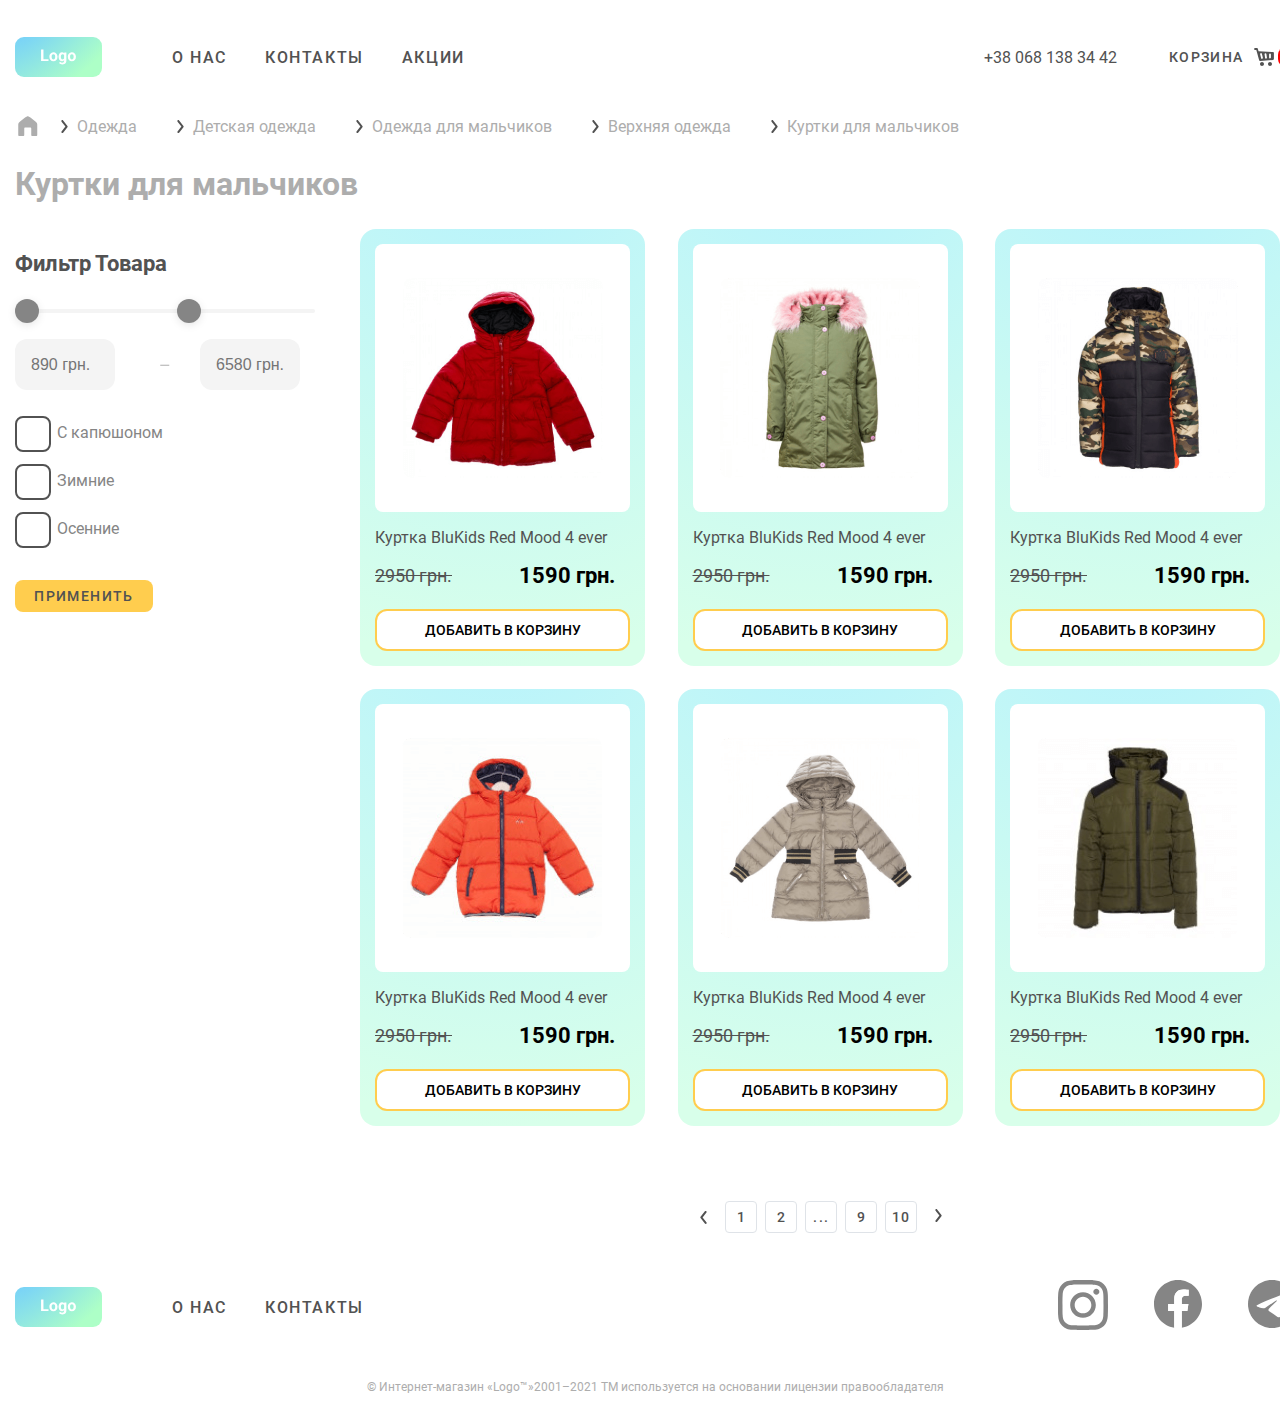
<file: catalog.html>
<!DOCTYPE html>
<html lang="ru">
<head>
	<meta charset="utf-8">
	<meta name="viewport" content="width=device-width, initial-scale=1.0">
	<!--<link rel="stylesheet" href="css/normalize.css"> (тест) !--> 
	<link href="css/style.css" rel="stylesheet">
	<link href="css/catalog.css" rel="stylesheet">
	<title>Страница товара</title>
</head>

<body>
	 <div class="wrapper">
		<header class="header">				
							<div>
								<a class="logo logo1" href="index.html"></a>
							</div>
					<ul class="box-1">
						<li><a href="#">О нас</a></li>
						<li><a href="#">Контакты</a></li>
						<li><a href="#">Акции</a></li>
					</ul>
						<p class="tel">
						<a href="tel:+380681383442">+38 068 138 34 42</a>
						</p>					
						<a class="basket" href="#"><p>корзина</p>						
						<svg width="24" height="24" viewBox="0 0 24 24" fill="none" xmlns="http://www.w3.org/2000/svg">
							<path fill-rule="evenodd" clip-rule="evenodd" d="M0.100098 3.99998C0.100098 3.50292 0.503041 3.09998 1.0001 3.09998H3.0001C3.40595 3.09998 3.7616 3.37161 3.86839 3.76317L4.51773 6.1441L19.0592 7.10192C19.5323 7.13308 19.9001 7.52588 19.9001 7.99998V14C19.9001 14.4703 19.538 14.8613 19.0691 14.8973L6.06912 15.8973C5.6387 15.9304 5.2454 15.6533 5.13181 15.2368L2.94999 7.23678L2.31268 4.89998H1.0001C0.503041 4.89998 0.100098 4.49703 0.100098 3.99998ZM7.87327 8.78172C7.75272 8.2995 7.26408 8.00632 6.78186 8.12687C6.29965 8.24743 6.00646 8.73607 6.12702 9.21828L7.12702 13.2183C7.24757 13.7005 7.73621 13.9937 8.21843 13.8731C8.70064 13.7526 8.99383 13.2639 8.87327 12.7817L7.87327 8.78172ZM11.3729 8.35902C11.8649 8.28873 12.3208 8.63064 12.3911 9.1227L12.8911 12.6227C12.9614 13.1148 12.6195 13.5706 12.1274 13.6409C11.6354 13.7112 11.1795 13.3693 11.1092 12.8773L10.6092 9.37725C10.5389 8.88519 10.8808 8.42932 11.3729 8.35902ZM16.9001 9.50002C16.9001 9.00297 16.4972 8.60002 16.0001 8.60002C15.5031 8.60002 15.1001 9.00297 15.1001 9.50002V12.5C15.1001 12.9971 15.5031 13.4 16.0001 13.4C16.4972 13.4 16.9001 12.9971 16.9001 12.5V9.50002ZM10.0002 19C10.0002 20.1046 9.10481 21 8.00024 21C6.89567 21 6.00024 20.1046 6.00024 19C6.00024 17.8955 6.89567 17 8.00024 17C9.10481 17 10.0002 17.8955 10.0002 19ZM16.0002 21C17.1048 21 18.0002 20.1046 18.0002 19C18.0002 17.8955 17.1048 17 16.0002 17C14.8956 17 14.0002 17.8955 14.0002 19C14.0002 20.1046 14.8956 21 16.0002 21Z" fill="#525252"/>
						</svg>	
						<span class="notification">3</span>
						</a>									
		</header>					
<main>
		<section class="home">
			<img class="home-button" src="img/home.svg" alt="#">	
			<img class="home-left" src="img/arrow-left.svg" alt="#">
				<p class="clothes" >Одежда</p>
					<svg class="home-left" width="7" height="14" viewBox="0 0 7 14" fill="none" xmlns="http://www.w3.org/2000/svg">
						<path fill-rule="evenodd" clip-rule="evenodd" d="M6.27959 13.7607C6.71378 13.4194 6.78907 12.7907 6.44775 12.3565L2.61003 7.47455L6.44775 2.59256C6.78907 2.15837 6.71378 1.5297 6.27959 1.18838C5.84539 0.847064 5.21672 0.922354 4.87541 1.35654L0.551877 6.85654C0.266773 7.21923 0.266773 7.72988 0.551877 8.09256L4.87541 13.5926C5.21672 14.0267 5.84539 14.102 6.27959 13.7607Z" fill="#525252"/>
					</svg>
				<p class="clothes">Детская одежда</p>
					<svg class="home-left" width="7" height="14" viewBox="0 0 7 14" fill="none" xmlns="http://www.w3.org/2000/svg">
						<path fill-rule="evenodd" clip-rule="evenodd" d="M6.27959 13.7607C6.71378 13.4194 6.78907 12.7907 6.44775 12.3565L2.61003 7.47455L6.44775 2.59256C6.78907 2.15837 6.71378 1.5297 6.27959 1.18838C5.84539 0.847064 5.21672 0.922354 4.87541 1.35654L0.551877 6.85654C0.266773 7.21923 0.266773 7.72988 0.551877 8.09256L4.87541 13.5926C5.21672 14.0267 5.84539 14.102 6.27959 13.7607Z" fill="#525252"/>
					</svg>
				<p class="clothes">Одежда для мальчиков</p>
					<svg class="home-left" width="7" height="14" viewBox="0 0 7 14" fill="none" xmlns="http://www.w3.org/2000/svg">
						<path fill-rule="evenodd" clip-rule="evenodd" d="M6.27959 13.7607C6.71378 13.4194 6.78907 12.7907 6.44775 12.3565L2.61003 7.47455L6.44775 2.59256C6.78907 2.15837 6.71378 1.5297 6.27959 1.18838C5.84539 0.847064 5.21672 0.922354 4.87541 1.35654L0.551877 6.85654C0.266773 7.21923 0.266773 7.72988 0.551877 8.09256L4.87541 13.5926C5.21672 14.0267 5.84539 14.102 6.27959 13.7607Z" fill="#525252"/>
					</svg>
				<p class="clothes">Верхняя одежда</p>
					<svg class="home-left" width="7" height="14" viewBox="0 0 7 14" fill="none" xmlns="http://www.w3.org/2000/svg">
						<path fill-rule="evenodd" clip-rule="evenodd" d="M6.27959 13.7607C6.71378 13.4194 6.78907 12.7907 6.44775 12.3565L2.61003 7.47455L6.44775 2.59256C6.78907 2.15837 6.71378 1.5297 6.27959 1.18838C5.84539 0.847064 5.21672 0.922354 4.87541 1.35654L0.551877 6.85654C0.266773 7.21923 0.266773 7.72988 0.551877 8.09256L4.87541 13.5926C5.21672 14.0267 5.84539 14.102 6.27959 13.7607Z" fill="#525252"/>
					</svg>
				<p class="clothes">Куртки для мальчиков</p>
		</section>
				<h2 class="jacket-man">Куртки для мальчиков</h2>
		<section class="filter">
			<form action="#" method="post">
				<h3 class="product-filter">Фильтр Товара</h3>
			<div class="slider-nav">
			<div class="slider-nav-line">
				<button type="button" class="slider-nav-button"></button>				
				<button type="button" class="slider-nav-button1"></button>
			</div>				
			<div class="price-text" >
				<p><input type="number" class="default-number" placeholder="890 грн." required></p>
					<img src="img/line.svg" alt="#">
				<p><input type="number" class="default-number" placeholder="6580 грн." required></p>
			</div>
		</div>
		<div>
			<p>
				<label class="checkbox-catalog">
					<input type="checkbox" class="default-check visually-hidden name">
					<span class="checkmark-text">С капюшоном</span>
				</label>
			</p>
			<p>
			<label class="checkbox-catalog">
				<input type="checkbox" class="default-check visually-hidden">
					<span class="checkmark-text">Зимние</span>
			</label>
			</p>
			<p>
			<label class="checkbox-catalog">
				<input type="checkbox" class="default-check visually-hidden">
					<span class="checkmark-text">Осенние</span>
			</label>
			</p>
			<p>
		<button class="submit" type="submit">Применить</button>
		</p>
		</div>
		</form>
			<div class="popular-block-catalog">				
                    <article class="popular-list-catalog">
                        <div class="popular-item-catalog">
                            <div class="popular-img-catalog">
                                <img src="img/kurtka.png" alt="">
                            </div>
                            <div class="block-vector-catalog"></div>
                            <a href="#"><h3 class="text-header-catalog">Куртка BluKids Red Mood 4 ever</h3></a>
                            <div class="price-text-catalog">
                                <p class="regular-price-catalog">2950 грн.</p>
                                <p class="discount-price-catalog">1590 грн.</p>
                            </div>
                            <a class="basket-5" href="#">добавить в корзину</a>
                        </div>                 
                    </article>
					<article class="popular-list-catalog">
                        <div class="popular-item-catalog">
                            <div class="popular-img-catalog">
                                <img src="img/kurtka3.png" alt="">
                            </div>
                            <div class="block-vector-catalog"></div>
                            <a href="#"><h3 class="text-header-catalog">Куртка BluKids Red Mood 4 ever</h3></a>
                            <div class="price-text-catalog">
                                <p class="regular-price-catalog">2950 грн.</p>
                                <p class="discount-price-catalog">1590 грн.</p>
                            </div>
                            <a class="basket-5" href="#">добавить в корзину</a>
                        </div>                 
                    </article>
					<article class="popular-list-catalog">
                        <div class="popular-item-catalog">
                            <div class="popular-img-catalog">
                                <img src="img/kurtka4.png" alt="">
                            </div>
                            <div class="block-vector-catalog"></div>
                            <a href="#"><h3 class="text-header-catalog">Куртка BluKids Red Mood 4 ever</h3></a>
                            <div class="price-text-catalog">
                                <p class="regular-price-catalog">2950 грн.</p>
                                <p class="discount-price-catalog">1590 грн.</p>
                            </div>
                            <a class="basket-5" href="#">добавить в корзину</a>
                        </div>                 
                    </article>
					<article class="popular-list-catalog">
                        <div class="popular-item-catalog">
                            <div class="popular-img-catalog">
                                <img src="img/kurtka5.png" alt="">
                            </div>
                            <div class="block-vector-catalog"></div>
                            <a href="#"><h3 class="text-header-catalog">Куртка BluKids Red Mood 4 ever</h3></a>
                            <div class="price-text-catalog">
                                <p class="regular-price-catalog">2950 грн.</p>
                                <p class="discount-price-catalog">1590 грн.</p>
                            </div>
                            <a class="basket-5" href="#">добавить в корзину</a>
                        </div>                 
                    </article>
					<article class="popular-list-catalog">
                        <div class="popular-item-catalog">
                            <div class="popular-img-catalog">
                                <img src="img/kurtka6.png" alt="">
                            </div>
                            <div class="block-vector-catalog"></div>
                            <a href="#"><h3 class="text-header-catalog">Куртка BluKids Red Mood 4 ever</h3></a>
                            <div class="price-text-catalog">
                                <p class="regular-price-catalog">2950 грн.</p>
                                <p class="discount-price-catalog">1590 грн.</p>
                            </div>
                            <a class="basket-5" href="#">добавить в корзину</a>
                        </div>                 
                    </article>
					<article class="popular-list-catalog">
                        <div class="popular-item-catalog">
                            <div class="popular-img-catalog">
                                <img src="img/kurtka7.png" alt="">
                            </div>
                            <div class="block-vector-catalog"></div>
                            <a href="#"><h3 class="text-header-catalog">Куртка BluKids Red Mood 4 ever</h3></a>
                            <div class="price-text-catalog">
                                <p class="regular-price-catalog">2950 грн.</p>
                                <p class="discount-price-catalog">1590 грн.</p>
                            </div>
                            <a class="basket-5" href="#">добавить в корзину</a>
                        </div>                 
                    </article>
			</div>		 			
		</section>
			<div class="paginator">
				<a href="#" class="arrow prew"></a>
				<a href="#">1</a>
				<a href="#">2</a>
				<span>...</span>
				<a href="#">9</a>
				<a href="#">10</a>
				<a href="#" class="arrow next"></a>
			</div>					
			</main>
			</div>
<div class="wrapper">
	<footer>					
			<div class="header">				
							<div>
								<a class="logo logo1" href="index.html"></a>
							</div>
					<ul class="box-1">
						<li><a href="#">О нас</a></li>
						<li><a href="#">Контакты</a></li>
					</ul>
						<div class="social">
							<ul>
								<li class="instagram"><a href="https://www.instagram.com/"><svg width="50" height="50" viewBox="0 0 50 50" fill="none"
										xmlns="http://www.w3.org/2000/svg">
										<path
											d="M49.8497 14.6927C49.728 12.0316 49.3053 10.2142 48.6874 8.62427C48.0598 6.9561 47.0757 5.4451 45.8038 4.19617C44.5553 2.92435 43.0439 1.93977 41.3757 1.31187C39.7854 0.694275 37.9684 0.271988 35.3073 0.151062C32.6412 0.0289917 31.7894 0 25 0C18.2106 0 17.3588 0.0289917 14.6927 0.150299C12.0316 0.271988 10.2146 0.694656 8.62427 1.31264C6.9561 1.94016 5.4451 2.92435 4.19617 4.19617C2.92435 5.44472 1.93977 6.95572 1.31187 8.62389C0.694275 10.2142 0.271988 12.0316 0.151062 14.6923C0.0289917 17.3588 0 18.2102 0 24.9996C0 31.7894 0.0289917 32.6412 0.151062 35.3073C0.272369 37.9681 0.695038 39.7854 1.31302 41.3757C1.94054 43.0435 2.92473 44.5549 4.19655 45.8035C5.4451 47.0753 6.95648 48.0595 8.62465 48.687C10.2146 49.3054 12.0319 49.7276 14.6931 49.8493C17.3595 49.971 18.211 49.9996 25.0004 49.9996C31.7898 49.9996 32.6416 49.971 35.3077 49.8493C37.9688 49.7276 39.7858 49.3054 41.3761 48.687C44.7342 47.3885 47.3888 44.7338 48.6874 41.3757C49.3057 39.7854 49.728 37.9681 49.8497 35.3073C49.971 32.6408 50 31.7894 50 25C50 18.2102 49.971 17.3588 49.8497 14.6927ZM45.3495 35.1025C45.2385 37.5401 44.8311 38.8638 44.4889 39.7446C43.6478 41.9251 41.9247 43.6482 39.7442 44.4893C38.8634 44.8315 37.5397 45.2389 35.1021 45.3499C32.4665 45.4704 31.6757 45.4956 25 45.4956C18.3239 45.4956 17.5335 45.4704 14.8975 45.3499C12.4603 45.2389 11.1366 44.8315 10.2554 44.4893C9.16977 44.0884 8.18748 43.4494 7.38106 42.6189C6.5506 41.8125 5.91164 40.8306 5.51071 39.7446C5.16853 38.8638 4.76112 37.5401 4.65012 35.1025C4.52995 32.4665 4.50439 31.6757 4.50439 25.0004C4.50439 18.3247 4.52995 17.5343 4.65012 14.8979C4.76151 12.4603 5.16853 11.1366 5.51071 10.2558C5.91164 9.16977 6.55098 8.18749 7.38106 7.38106C8.18748 6.5506 9.16977 5.91164 10.2558 5.51109C11.1366 5.16853 12.4603 4.76151 14.8979 4.65012C17.5339 4.52995 18.3247 4.5044 25 4.5044H24.9996C31.675 4.5044 32.4657 4.52995 35.1021 4.6505C37.5397 4.76151 38.863 5.16892 39.7442 5.51109C40.8298 5.91202 41.8121 6.55098 42.6186 7.38106C43.449 8.18749 44.088 9.16977 44.4885 10.2558C44.8311 11.1366 45.2385 12.4603 45.3495 14.8979C45.4697 17.5339 45.4952 18.3247 45.4952 25C45.4952 31.6757 45.47 32.4661 45.3495 35.1025Z"
											fill="#858585" />
										<path
											d="M24.9997 12.1621C17.9097 12.1621 12.1621 17.9101 12.1621 25.0001C12.1621 32.0901 17.9097 37.8377 24.9997 37.8377C32.0901 37.8377 37.8377 32.0901 37.8377 25.0001C37.8377 17.9101 32.0901 12.1621 24.9997 12.1621ZM24.9997 33.3333C20.3977 33.3329 16.6665 29.6021 16.6669 24.9997C16.6669 20.3977 20.3977 16.6665 25.0001 16.6665C29.6025 16.6669 33.3333 20.3977 33.3333 24.9997C33.3333 29.6021 29.6021 33.3333 24.9997 33.3333Z"
											fill="#858585" />
										<path
											d="M41.3449 11.655C41.3449 13.3118 40.0017 14.6549 38.345 14.6549C36.6879 14.6549 35.3447 13.3118 35.3447 11.655C35.3447 9.99794 36.6879 8.65479 38.345 8.65479C40.0017 8.65479 41.3449 9.99794 41.3449 11.655Z"
											fill="#858585" />
									</svg></a>
								</li>
								<li><a href="https://www.facebook.com/"><svg width="48" height="48" viewBox="0 0 48 48" fill="none"
										xmlns="http://www.w3.org/2000/svg">
										<path class="facebook"
											d="M48 24C48 10.7438 37.2562 0 24 0C10.7438 0 0 10.7438 0 24C0 35.9813 8.775 45.9094 20.25 47.7094V30.9375H14.1562V24H20.25V18.7125C20.25 12.6984 23.8313 9.375 29.3156 9.375C31.9406 9.375 34.6875 9.84375 34.6875 9.84375V15.75H31.6594C28.6781 15.75 27.75 17.6016 27.75 19.5V24H34.4062L33.3422 30.9375H27.75V47.7094C39.225 45.9094 48 35.9813 48 24Z"
											fill="#858585" />
										<path
											d="M33.3423 30.9375L34.4062 24H27.75V19.5C27.75 17.6016 28.6782 15.75 31.6595 15.75H34.6875V9.84375C34.6875 9.84375 31.9406 9.375 29.3156 9.375C23.8313 9.375 20.25 12.6984 20.25 18.7125V24H14.1562V30.9375H20.25V47.7094C21.4734 47.9016 22.725 48 24 48C25.275 48 26.5266 47.9016 27.75 47.7094V30.9375H33.3423Z"
											fill="white" />
									</svg></a>
								</li>
								<li><a href="https://web.telegram.org/z/"><svg width="48" height="48" viewBox="0 0 48 48" fill="none"
										xmlns="http://www.w3.org/2000/svg">
										<path class="telegram"
											d="M24 48C37.2548 48 48 37.2548 48 24C48 10.7452 37.2548 0 24 0C10.7452 0 0 10.7452 0 24C0 37.2548 10.7452 48 24 48Z"
											fill="#858585" />
										<path
											d="M8.93813 25.1738C11.7437 23.6285 14.8755 22.3386 17.8017 21.0422C22.8359 18.9188 27.8901 16.8322 32.9953 14.8896C33.9886 14.5587 35.7733 14.235 35.9483 15.707C35.8525 17.7906 35.4583 19.862 35.1879 21.9334C34.5016 26.4886 33.7084 31.0282 32.9349 35.5684C32.6684 37.0807 30.7739 37.8636 29.5617 36.8957C26.6485 34.928 23.7129 32.9793 20.8369 30.9659C19.8948 30.0087 20.7684 28.6339 21.6098 27.9503C24.0092 25.5857 26.5538 23.5767 28.8278 21.0899C29.4412 19.6087 27.6288 20.857 27.031 21.2396C23.7462 23.5032 20.5418 25.905 17.0786 27.8944C15.3096 28.8681 13.2478 28.036 11.4796 27.4926C9.89419 26.8362 7.57097 26.1749 8.93797 25.174L8.93813 25.1738Z"
											fill="white" />
									</svg></a>
								</li>
							</ul>
						</div>	
						</div>																					
	</footer>
	<p class="corp">© Интернет-магазин «Logo™»2001–2021  ТМ используется на основании лицензии правообладателя</p>
	</div>
</body>
</html>
</file>
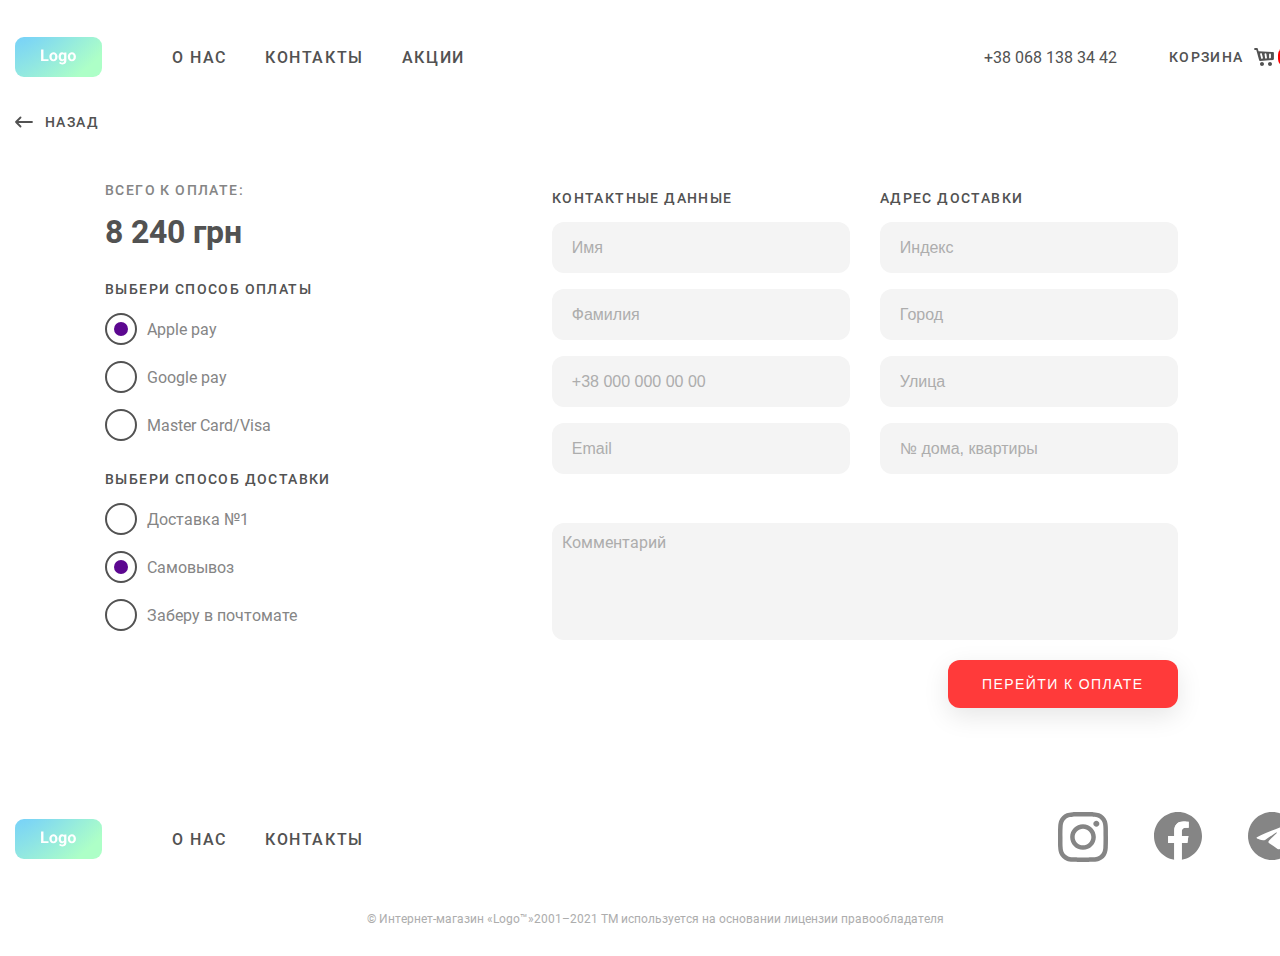
<file: radio.html>
<!DOCTYPE html>
<html lang="ru">

<head>
	<meta charset="utf-8">
	<meta name="viewport" content="width=device-width, initial-scale=1.0">
	<!--<link rel="stylesheet" href="css/normalize.css"> (тест) !-->
	<link href="css/style.css" rel="stylesheet">
	<link href="css/radio.css" rel="stylesheet">
	<title>Страница товара</title>
</head>

<body>
	<div class="wrapper">
		<header class="header">
			<div>
				<a class="logo logo1" href="index.html"></a>
			</div>
			<ul class="box-1">
				<li><a href="#">О нас</a></li>
				<li><a href="#">Контакты</a></li>
				<li><a href="#">Акции</a></li>
			</ul>
			<p class="tel">
				<a href="tel:+380681383442">+38 068 138 34 42</a>
			</p>
			<a class="basket" href="radio.html">
				<p>корзина</p>
				<svg width="24" height="24" viewBox="0 0 24 24" fill="none" xmlns="http://www.w3.org/2000/svg">
					<path fill-rule="evenodd" clip-rule="evenodd"
						d="M0.100098 3.99998C0.100098 3.50292 0.503041 3.09998 1.0001 3.09998H3.0001C3.40595 3.09998 3.7616 3.37161 3.86839 3.76317L4.51773 6.1441L19.0592 7.10192C19.5323 7.13308 19.9001 7.52588 19.9001 7.99998V14C19.9001 14.4703 19.538 14.8613 19.0691 14.8973L6.06912 15.8973C5.6387 15.9304 5.2454 15.6533 5.13181 15.2368L2.94999 7.23678L2.31268 4.89998H1.0001C0.503041 4.89998 0.100098 4.49703 0.100098 3.99998ZM7.87327 8.78172C7.75272 8.2995 7.26408 8.00632 6.78186 8.12687C6.29965 8.24743 6.00646 8.73607 6.12702 9.21828L7.12702 13.2183C7.24757 13.7005 7.73621 13.9937 8.21843 13.8731C8.70064 13.7526 8.99383 13.2639 8.87327 12.7817L7.87327 8.78172ZM11.3729 8.35902C11.8649 8.28873 12.3208 8.63064 12.3911 9.1227L12.8911 12.6227C12.9614 13.1148 12.6195 13.5706 12.1274 13.6409C11.6354 13.7112 11.1795 13.3693 11.1092 12.8773L10.6092 9.37725C10.5389 8.88519 10.8808 8.42932 11.3729 8.35902ZM16.9001 9.50002C16.9001 9.00297 16.4972 8.60002 16.0001 8.60002C15.5031 8.60002 15.1001 9.00297 15.1001 9.50002V12.5C15.1001 12.9971 15.5031 13.4 16.0001 13.4C16.4972 13.4 16.9001 12.9971 16.9001 12.5V9.50002ZM10.0002 19C10.0002 20.1046 9.10481 21 8.00024 21C6.89567 21 6.00024 20.1046 6.00024 19C6.00024 17.8955 6.89567 17 8.00024 17C9.10481 17 10.0002 17.8955 10.0002 19ZM16.0002 21C17.1048 21 18.0002 20.1046 18.0002 19C18.0002 17.8955 17.1048 17 16.0002 17C14.8956 17 14.0002 17.8955 14.0002 19C14.0002 20.1046 14.8956 21 16.0002 21Z"
						fill="#525252" />
				</svg>
				<span class="notification">3</span>
			</a>
		</header>
		<main>
			<div>
				<a href="catalog.html" class="back-arrow">
					<svg class="arrow" width="18" height="12" viewBox="0 0 18 12" fill="none" xmlns="http://www.w3.org/2000/svg">
						<path d="M5.5 10.5L1 6M1 6L5.5 1.5M1 6L17 6" stroke="#525252" stroke-width="1.8"
							stroke-linecap="round" stroke-linejoin="round" />
					</svg>
					НАЗАД</a>
			</div>
			<div class="wrapper-radio">
				<form action="#" method="post">
					<section class="radio-bg">
						<div class="radio-fm">
							<article>
								<p class="total-amount">Всего к оплате:</p>
								<p class="amount">8 240 грн</p>
								<p class="payment-delivery">Выбери способ оплаты</p>
							</article>
							<article>
								<p>
									<label class="default-radio-label">
										<input type="radio" name="pay1" class="default-radio visually-hidden" checked>
										<span class="default-radio-text">Apple pay</span>
									</label>
								</p>
								<p>
									<label class="default-radio-label">
										<input type="radio" name="pay1" class="default-radio visually-hidden">
										<span class="default-radio-text">Google pay</span>
									</label>
								</p>
								<p>
									<label class="default-radio-label">
										<input type="radio" name="pay1" class="default-radio visually-hidden">
										<span class="default-radio-text">Master Card/Visa</span>
									</label>
								</p>
							</article>
							<p class="payment-delivery">Выбери способ доставки</p>
							<article>
								<p>
									<label class="default-radio-label">
										<input type="radio" name="pay2" class="default-radio visually-hidden">
										<span class="default-radio-text">Доставка №1</span>
									</label>
								</p>
								<p>
									<label class="default-radio-label">
										<input type="radio" name="pay2" class="default-radio visually-hidden" checked>
										<span class="default-radio-text">Самовывоз</span>
									</label>
								</p>
								<p>
									<label class="default-radio-label">
										<input type="radio" name="pay2" class="default-radio visually-hidden">
										<span class="default-radio-text">Заберу в почтомате</span>
									</label>
								</p>
							</article>
						</div>
						<article class="box-radio">
							<div class="fill-forms fill-left">
								<p class="data-delivery">Контактные данные</p>
								<p><input type="text" class="default-input" placeholder="Имя" required></p>
								<p><input type="text" class="default-input" placeholder="Фамилия" required></p>
								<p><input type="tel" class="default-input" placeholder="+38 000 000 00 00" required></p>
								<p><input type="email" class="default-input" placeholder="Email" required></p>

							</div>
							<div class="fill-forms">
								<p class="data-delivery">Адрес доставки</p>
								<p><input type="text" class="default-input" placeholder="Индекс" required></p>
								<p><input type="text" class="default-input" placeholder="Город" required></p>
								<p><input type="text" class="default-input" placeholder="Улица" required></p>
								<p><input type="text" class="default-input" placeholder="№ дома, квартиры" required></p>
							</div>
							<div>
								<textarea class="coment" placeholder="Комментарий"></textarea>
								<article class="button-submit">
									<p>
										<button class="submit" type="submit">Перейти к оплате</button>
									</p>
								</article>
							</div>
						</article>
					</section>

				</form>
			</div>
		</main>
	</div>
	<div class="wrapper">
		<footer>
			<div class="header">
				<div>
					<a class="logo logo1" href="index.html"></a>
				</div>
				<ul class="box-1">
					<li><a href="#">О нас</a></li>
					<li><a href="#">Контакты</a></li>
				</ul>
				<div class="social">
					<ul>
						<li class="instagram"><a href="https://www.instagram.com/"><svg width="50" height="50" viewBox="0 0 50 50" fill="none"
								xmlns="http://www.w3.org/2000/svg">
								<path
									d="M49.8497 14.6927C49.728 12.0316 49.3053 10.2142 48.6874 8.62427C48.0598 6.9561 47.0757 5.4451 45.8038 4.19617C44.5553 2.92435 43.0439 1.93977 41.3757 1.31187C39.7854 0.694275 37.9684 0.271988 35.3073 0.151062C32.6412 0.0289917 31.7894 0 25 0C18.2106 0 17.3588 0.0289917 14.6927 0.150299C12.0316 0.271988 10.2146 0.694656 8.62427 1.31264C6.9561 1.94016 5.4451 2.92435 4.19617 4.19617C2.92435 5.44472 1.93977 6.95572 1.31187 8.62389C0.694275 10.2142 0.271988 12.0316 0.151062 14.6923C0.0289917 17.3588 0 18.2102 0 24.9996C0 31.7894 0.0289917 32.6412 0.151062 35.3073C0.272369 37.9681 0.695038 39.7854 1.31302 41.3757C1.94054 43.0435 2.92473 44.5549 4.19655 45.8035C5.4451 47.0753 6.95648 48.0595 8.62465 48.687C10.2146 49.3054 12.0319 49.7276 14.6931 49.8493C17.3595 49.971 18.211 49.9996 25.0004 49.9996C31.7898 49.9996 32.6416 49.971 35.3077 49.8493C37.9688 49.7276 39.7858 49.3054 41.3761 48.687C44.7342 47.3885 47.3888 44.7338 48.6874 41.3757C49.3057 39.7854 49.728 37.9681 49.8497 35.3073C49.971 32.6408 50 31.7894 50 25C50 18.2102 49.971 17.3588 49.8497 14.6927ZM45.3495 35.1025C45.2385 37.5401 44.8311 38.8638 44.4889 39.7446C43.6478 41.9251 41.9247 43.6482 39.7442 44.4893C38.8634 44.8315 37.5397 45.2389 35.1021 45.3499C32.4665 45.4704 31.6757 45.4956 25 45.4956C18.3239 45.4956 17.5335 45.4704 14.8975 45.3499C12.4603 45.2389 11.1366 44.8315 10.2554 44.4893C9.16977 44.0884 8.18748 43.4494 7.38106 42.6189C6.5506 41.8125 5.91164 40.8306 5.51071 39.7446C5.16853 38.8638 4.76112 37.5401 4.65012 35.1025C4.52995 32.4665 4.50439 31.6757 4.50439 25.0004C4.50439 18.3247 4.52995 17.5343 4.65012 14.8979C4.76151 12.4603 5.16853 11.1366 5.51071 10.2558C5.91164 9.16977 6.55098 8.18749 7.38106 7.38106C8.18748 6.5506 9.16977 5.91164 10.2558 5.51109C11.1366 5.16853 12.4603 4.76151 14.8979 4.65012C17.5339 4.52995 18.3247 4.5044 25 4.5044H24.9996C31.675 4.5044 32.4657 4.52995 35.1021 4.6505C37.5397 4.76151 38.863 5.16892 39.7442 5.51109C40.8298 5.91202 41.8121 6.55098 42.6186 7.38106C43.449 8.18749 44.088 9.16977 44.4885 10.2558C44.8311 11.1366 45.2385 12.4603 45.3495 14.8979C45.4697 17.5339 45.4952 18.3247 45.4952 25C45.4952 31.6757 45.47 32.4661 45.3495 35.1025Z"
									fill="#858585" />
								<path
									d="M24.9997 12.1621C17.9097 12.1621 12.1621 17.9101 12.1621 25.0001C12.1621 32.0901 17.9097 37.8377 24.9997 37.8377C32.0901 37.8377 37.8377 32.0901 37.8377 25.0001C37.8377 17.9101 32.0901 12.1621 24.9997 12.1621ZM24.9997 33.3333C20.3977 33.3329 16.6665 29.6021 16.6669 24.9997C16.6669 20.3977 20.3977 16.6665 25.0001 16.6665C29.6025 16.6669 33.3333 20.3977 33.3333 24.9997C33.3333 29.6021 29.6021 33.3333 24.9997 33.3333Z"
									fill="#858585" />
								<path
									d="M41.3449 11.655C41.3449 13.3118 40.0017 14.6549 38.345 14.6549C36.6879 14.6549 35.3447 13.3118 35.3447 11.655C35.3447 9.99794 36.6879 8.65479 38.345 8.65479C40.0017 8.65479 41.3449 9.99794 41.3449 11.655Z"
									fill="#858585" />
							</svg></a>
						</li>
						<li><a href="https://www.facebook.com/"><svg width="48" height="48" viewBox="0 0 48 48" fill="none"
								xmlns="http://www.w3.org/2000/svg">
								<path class="facebook"
									d="M48 24C48 10.7438 37.2562 0 24 0C10.7438 0 0 10.7438 0 24C0 35.9813 8.775 45.9094 20.25 47.7094V30.9375H14.1562V24H20.25V18.7125C20.25 12.6984 23.8313 9.375 29.3156 9.375C31.9406 9.375 34.6875 9.84375 34.6875 9.84375V15.75H31.6594C28.6781 15.75 27.75 17.6016 27.75 19.5V24H34.4062L33.3422 30.9375H27.75V47.7094C39.225 45.9094 48 35.9813 48 24Z"
									fill="#858585" />
								<path
									d="M33.3423 30.9375L34.4062 24H27.75V19.5C27.75 17.6016 28.6782 15.75 31.6595 15.75H34.6875V9.84375C34.6875 9.84375 31.9406 9.375 29.3156 9.375C23.8313 9.375 20.25 12.6984 20.25 18.7125V24H14.1562V30.9375H20.25V47.7094C21.4734 47.9016 22.725 48 24 48C25.275 48 26.5266 47.9016 27.75 47.7094V30.9375H33.3423Z"
									fill="white" />
							</svg></a>
						</li>
						<li><a href="https://web.telegram.org/z/"><svg width="48" height="48" viewBox="0 0 48 48" fill="none"
								xmlns="http://www.w3.org/2000/svg">
								<path class="telegram"
									d="M24 48C37.2548 48 48 37.2548 48 24C48 10.7452 37.2548 0 24 0C10.7452 0 0 10.7452 0 24C0 37.2548 10.7452 48 24 48Z"
									fill="#858585" />
								<path
									d="M8.93813 25.1738C11.7437 23.6285 14.8755 22.3386 17.8017 21.0422C22.8359 18.9188 27.8901 16.8322 32.9953 14.8896C33.9886 14.5587 35.7733 14.235 35.9483 15.707C35.8525 17.7906 35.4583 19.862 35.1879 21.9334C34.5016 26.4886 33.7084 31.0282 32.9349 35.5684C32.6684 37.0807 30.7739 37.8636 29.5617 36.8957C26.6485 34.928 23.7129 32.9793 20.8369 30.9659C19.8948 30.0087 20.7684 28.6339 21.6098 27.9503C24.0092 25.5857 26.5538 23.5767 28.8278 21.0899C29.4412 19.6087 27.6288 20.857 27.031 21.2396C23.7462 23.5032 20.5418 25.905 17.0786 27.8944C15.3096 28.8681 13.2478 28.036 11.4796 27.4926C9.89419 26.8362 7.57097 26.1749 8.93797 25.174L8.93813 25.1738Z"
									fill="white" />
							</svg></a>
						</li>
					</ul>
				</div>
			</div>
		</footer>
		<p class="corp">© Интернет-магазин «Logo™»2001–2021 ТМ используется на основании лицензии правообладателя</p>
	</div>
</body>

</html>
</file>
<file: css/style.css>
/*@import url('second.css') /*test подключение стилей css */ 
/* roboto-regular - latin_cyrillic */
@font-face {
	font-family: 'Roboto';
	font-style: normal;
	font-weight: 400;
	src: url('../fonts/roboto-v27-latin_cyrillic-regular.eot?#iefix') format('embedded-opentype'), /* IE6-IE8 */
		 url('../fonts/roboto-v27-latin_cyrillic-regular.woff2') format('woff2'), /* Super Modern Browsers */
		 url('../fonts/roboto-v27-latin_cyrillic-regular.woff') format('woff'); /* Modern Browsers */
		
  }
  /* roboto-500 - latin_cyrillic */
  @font-face {
	font-family: 'Roboto';
	font-style: normal;
	font-weight: 500;
	src: url('../fonts/roboto-v27-latin_cyrillic-500.woff2') format('woff2'), /* Super Modern Browsers */
		 url('../fonts/roboto-v27-latin_cyrillic-500.woff') format('woff'); /* Modern Browsers */
  }
  /* roboto-700 - latin_cyrillic */
  @font-face {
	font-family: 'Roboto';
	font-style: normal;
	font-weight: 700;
	src: url('../fonts/roboto-v27-latin_cyrillic-700.woff2') format('woff2'), /* Super Modern Browsers */
		 url('../fonts/roboto-v27-latin_cyrillic-700.woff') format('woff'); /* Modern Browsers */
  }
:root {
	--red: #FF3A3A;
	--yellow: #FFCD4E;
	--grad-1: radial-gradient(122% 93.75% at 18.75% 6.25%, #4E5CDA 0%, #6E42B7 100%);
	--purple: #5C0790;
	--grad-2: radial-gradient(171.8% 132.02% at 50% -32.02%, #B3F1FF 0%, #D8FFEA 100%);
	--black: #000000;
	--grey1: #525252;
	--grey2: #858585;
	--grey3: #ADADAD;
	--grey4: #C9C9C9;
	--grey5: #F4F4F4;
	--grey6: #FBFBFB;
	--white: #FFFFFF;
}
* {
	box-sizing: border-box;
	text-decoration: none;
}
body {
	margin: 0;
    padding: 0;
	font-family: 'Roboto', 'Tahoma', sans-serif;
	font-weight: 400;
	font-style: normal;
}

.wrapper {
	width: 1310px;
	margin: 0 auto;
	padding: 0 15px;
}
/* СКРЫВАЕТ ЗАГОЛОВОК H2-H6
.vissualy-hidden {
	position: absolute;
	width: 1px;
	height: 1px;
	margin: -1px;
	border: 0;
	padding: 0;
	clip: rect(0, 0, 0, 0);
	overflow: hidden;
}*/
.header {
	display: flex;
	align-items: center;
	padding: 30px 0px;
}
.logo {
	background-image: url('../img/logo.svg');
	width: 87px;
	height: 40px;
	display: flex;
	flex-direction: row;
	justify-content: center;
	margin: 7px 0px;
	margin-right: 80px;

}
.logo1 {
	background-color: transparent;
	border: none;
}
.box-1 {
	display: flex;
	flex-direction: row;
	justify-content: space-between;
	align-items: center;
	margin-right: 415px;
	color: var(--grey1);
}
.box-1 li {
	margin-right: 38px;
	display: inline;
	list-style: none;
}
.box-1 a {
	font-weight: 500;
	font-size: 16px;
	line-height: 19px;
	text-decoration: none;
	letter-spacing: 0.1em;
	text-transform: uppercase;
	color: var(--grey1);
}
.box-1 li:hover a  {
 	color: var(--purple);
}
.box-1 li:active a  {
 	opacity: 50%;
}
.tel a {
	font-size: 16px;
	line-height: 19px;
	text-align: center;
	text-transform: uppercase;
	color: var(--grey1);
	padding: 0px 16px;
	margin-left: 50px;
}
.tel:hover a {
	color: var(--purple);
}
.tel:active a {
	opacity: 50%;
}
.basket {
	display: flex;
	flex-direction: row;
	align-items: center;
	padding: 0;
	position: static;
	flex: none;
	order: 1;
	flex-grow: 0;
	margin-left: 36px;
	color: var(--grey1);
}
.basket p {
	margin-right: 10px;
	font-weight: 500;
	font-size: 14px;
	line-height: 16px;
	text-align: center;
	letter-spacing: 0.1em;
	text-transform: uppercase;
}
.basket:hover {
	color: var(--purple);
}
.basket:hover path {
	fill: var(--purple);
}
.notification {
	font-size: 14px;
    width: 16px;
    height: 20px;
    padding: 2px 4px;
    background-color: red;
    color: white;
    border-radius: 64px;
    flex: none;
}
.nav {
	display: flex;
	list-style: none;
	margin: 0;
	padding: 22px 0px;
}

.nav > li {
	margin-right: 50px;
	position: relative;
}
.nav > li > a {
	font-size: 18px;
	line-height: 140%;
	color: var(--grey1);
	text-decoration: none;
}
.nav > li > a::after {
	content: '';
	background-image: url(../img/down-arrow.svg);
	width: 24px;
	height: 24px;
	display: inline-block;
	vertical-align: middle;
}
.nav > li:hover > a {
	color: rgba(92, 7, 144, 1);
}
.nav > li:hover > a::after {
	transform: rotate(180deg);
}
.nav ul {
	display: none;
	list-style: none;
	margin: 0;
	position: absolute;
	left: 0;
	top: 25px;
	width: 168px;
	padding: 15px;
	background-color: var(--white);
	box-shadow: 0px 14px 32px rgba(0, 0, 0, 0.11), inset 0px 0px 1px #C5C5C5;
	border-radius: 8px;
	z-index: 1;
}
.nav ul li {
	padding-bottom: 8px;
}
.nav ul a {
	font-size: 16px;
	line-height: 8px;
	color: var(--grey2);
	text-decoration: none;
}
.nav ul a:hover {
	color: var(--grey1);
	text-decoration: underline;
}
.nav > li:hover ul {
	display: block;
}
.banner {
	display: flex; 
 	border-radius: 16px; 
    position: relative; 
    height: 350px; 
    margin-bottom: 50px; 
	background-color: var(--yellow);
	z-index: 0;	
}
.clock { 
	flex: none; 
	order: 0; 
	flex-grow: 0; 
	margin: 0px 800px; 
	position: static; 
	padding: 30px;
} 
.text-h1 {
	font-weight: bold; 
    font-size: 40px; 
  	padding: 0; 
    margin: 0; 
    position: absolute; 
    left: 109px; 
    top: 85px; 
	color: var(--white);
}
.text-h2 {
	position: absolute; 
    left: 109px; 
    top: 175px;    
	color: var(--white);
	font-style: normal;
	font-weight: normal;
	font-size: 18px;
	line-height: 140%;
}
.details {
	font-style: normal;
	letter-spacing: 0.1em;
	display: flex; 
	font-weight: 500; 
    font-size: 14px; 
    border: none; 
    text-transform: uppercase; 
    border-radius: 12px; 
    width: 155px; 
    height: 50px; 
    position: absolute; 
    left: 109px; 
    bottom: 60px; 
	background: var(--red);
	color: var(--white);
	box-shadow: 0px 8px 26px rgba(255, 58, 58, 0.44);
	flex-wrap: wrap; 
    align-content: center; 
    justify-content: center; 
}
.details:hover {
	opacity: 70%;
}
.details:active {
	opacity: 30%;
}
.arrow-button {
	cursor: pointer;
	width: 35px;
	height: 35px;
	border-radius: 47px;
	border: none;
	background-color: rgba(255, 255, 255, 0.5);
	display: flex;
	justify-content: center;
	align-items: center;
	position: absolute;
	top: 175px;
	z-index: 2;
}
.left-button {
	left: 20px;
}
.right-button {
	right: 20px;
}
.elipse {
	display: flex;
	left: 48%;
	top: 89%;
	position: absolute;	
}
.elipse-left {
	height: 16px;
	border: 2px solid var(--white);
	border-radius: 16px;
	background-color: var(--yellow);
	margin: 0 9px;	
}
.elipse-right {
	height: 16px;
	border: 2px solid var(--white);
	border-radius: 16px;
	background-color: var(--white);	
}
.elipse-right:hover {
	cursor: pointer;
	height: 16px;
	border: 2px solid var(--white);
	border-radius: 16px;
	background-color: var(--white);
}
.elipse-left:hover {
	cursor: pointer;
	height: 16px;
	border: 2px solid var(--white);
	border-radius: 16px;
	background-color: var(--white);
}
.promotion {
	font-weight: bold;
	font-size: 32px;
	line-height: 37px;
	margin: 80px;
	color: #ADADAD;
}
.oskol {
	display: flex;
	align-items: flex-start;
	justify-content: space-evenly;
}
.block1 {	
	background: #FCF2EB;
	border-radius: 10px;
	height: 273px;
	display: flex;
	justify-content: center;
	align-items: center;	
}
.block2 {
	background: radial-gradient(171.8% 132.02% at 50% -32.02%, #B3F1FF 0%, #D8FFEA 100%);
	border-radius: 16px;
	padding: 15px;
}
.img1 {
	display: flex;
	align-items: center;
}
.kurtka {
	font-size: 16px;
	line-height: 19px;
	color: #525252;
	flex: none;
	order: 0;
	flex-grow: 0;
	margin: 10px 0px;
}
.rectangle1{
	font-size: 16px;
	line-height: 19px;
	color: #525252;
}
.popular-block {
	display: flex;
    flex-wrap: wrap;
    margin: 0 -15px;
    padding-bottom: 50px;
}
.popular-list {
	width: 25%;
    padding: 0 15px;
}
.sale-40 {
	margin: -8px -8px;
	display: flex;
    align-items: center;
    justify-content: space-around;
	width: 111px;
	height: 36px;
	border-radius: 10px;
	background-color: var(--red);
 	position: absolute;
	color: var(--white);
	font-size: 14px;
	line-height: 16px;
}
.novelty {
	margin: -8px -8px;
	display: flex;
    align-items: center;
    justify-content: space-around;
	width: 90px;
	height: 36px;
	border-radius: 10px;
	background-color: var(--yellow);
 	position: absolute;
	color: var(--purple);
	font-size: 14px;
	line-height: 16px;
	box-shadow: 0px 8px 16px rgba(0, 0, 0, 0.1);
}
.popular-item {
	background: var(--grad-2);
	padding: 15px;
    border-radius: 16px;
}
.popular-item:hover {
	filter: drop-shadow(0px 8px 32px rgba(0, 0, 0, 0.12));
}
.popular-img {
	display: flex;
    background: var(--white);
    border-radius: 8px;
    height: 268px;
    justify-content: center;
    align-items: center;
}
.text-header {
	font-style: normal;
	font-weight: normal;
    font-size: 16px;
    line-height: 19px;
    color: var(--grey1);
}
.price-text {
	display: flex;
    justify-content: space-between;
    align-items: center; 
}
.price-text p {
    padding-right: 15px;
    margin: 0;
}
.regular-price {
	font-size: 18px;
    line-height: 140%;
    color: var(--grey1);
    text-decoration: line-through;
}
.discount-price {
	font-weight: bold;
    font-size: 22px;
    line-height: 26px;
    color: var(--whitek);
}
.basket-1 {
	height: 42px;
    display: flex;
    justify-content: center;
    align-items: center;
    font-weight: 500;
    font-size: 14px;
    text-transform: uppercase;
    color: var(--gray1);
    background: var(--white);
    border-radius: 12px;
    border: 2px solid var(--yellow);
    margin-top: 20px;
}
.basket-1:hover {
	background-color: var(--yellow);
	color: var(--black);
	font-weight: 500;
    font-size: 14px;
    text-transform: uppercase;
}
.promotional-news {
	font-weight: bold;
    font-size: 32px;
    line-height: 37px;
    margin: 0 0 30px;
    padding: 0;
	color: var(--grey3);
}
/* ЦЕНТРАЛЬНОЕ МЕНЮ */
.center-menu {
	display: flex;
    align-items: center;
    justify-content: left;
    list-style: none;
    margin-bottom: 38px;
    cursor: pointer;
	margin-left: -33px;
}
.center-menu li {
	font-weight: 500;
    font-size: 14px;
    text-transform: uppercase;
    padding: 18px 20px;	
}
.center-menu a {
	color: var(--grey1);
}
.center-menu li:hover {
    padding: 10px 20px;
    background: var(--grad-1);
    border-radius: 20px;
}
.center-menu li:hover a {
	font-size: 14px;
    text-transform: uppercase;
    color: var(--white);

}
.center-menu li:active a {
	font-size: 14px;
	text-transform: uppercase;
	color: var(--white);
	padding: 10px 20px;
	background: var(--grad-1);
	border-radius: 32px;
}
.feedback-background {
	display: flex;
    height: 378px;
    background: var(--grey5);
    border-radius: 16px;
    padding: 80px;
}
.reviews-block-bg {
	display: flex;
    background: var(--white);
    box-shadow: 0px 16px 32px rgba(0, 0, 0, 0.1); 
    border-radius: 16px;
    padding: 16px;
    margin-right: 25px;
    align-items: center;
}
.feedback {
	 display: flex;
    justify-content: space-between;
}
.reviews-text {
	font-size: 18px;
    line-height: 140%;
    color: var(--grey2);
    margin: 0;
}
.client {
	width: 188px;
    height: 188px;
    margin-right: 30px;
}
.arrow-button-down {
	display: flex;
	position: relative;
	cursor: pointer;
	width: 35px;
	height: 35px;
	border-radius: 47px;
	border: none;
	background-color: rgba(255, 255, 255, 0.5);
	align-items: center;
    justify-content: center;
}
.arrow-right-fb {
	top: 40%;
	right: 35px;
}
.arrow-left-fb {
	left: 35px;
	top: 40%;
}
.map-frame {
	display: flex;
	border: 0;
	width: 100%;
	padding-bottom: 28px;
	margin-top: 100px;
}
.adress {
	display: flex;
	justify-content: flex-start;
    align-items: center;
	width: 800px;
}
.adress-text-1 {
	font-style: normal;
	font-weight: bold;
	font-size: 18px;
	line-height: 26px;
	color: var(--gray1);
	padding-right: 18px;
}
.adress-text-2 {
	font-weight: normal;
	font-size: 15px;
	line-height: 140%;
	color: var(--grey1);
}
.pin {
	padding-bottom: 10px;
	padding-right: 8px;
	
}
.logo {
	background-image: url('../img/logo.svg');
	width: 87px;
	height: 40px;
	display: flex;
	flex-direction: row;
	justify-content: center;
	margin: 7px 0px;
	margin-right: 30px;
}
.social ul {
	display: flex;
	list-style: none;	
	margin-left: 55%;
}
.social li {
    padding: 0 23px;
}
.instagram:hover path {
    fill: #FF0100;
 }

.facebook:hover {
    fill: #1877F2;
}

.telegram:hover {
    fill: #37AEE2;
}
.corp {
	display: flex;
	justify-content: space-around; 
	color: var(--grey3);
	font-size: 12px;
	line-height: 14px;
	margin: 0 auto;
	margin-bottom: 30px;
}
</file>
<file: css/catalog.css>
:root {
	--red: #FF3A3A;
	--yellow: #FFCD4E;
	--grad-1: radial-gradient(122% 93.75% at 18.75% 6.25%, #4E5CDA 0%, #6E42B7 100%);
	--purple: #5C0790;
	--grad-2: radial-gradient(171.8% 132.02% at 50% -32.02%, #B3F1FF 0%, #D8FFEA 100%);
	--black: #000000;
	--grey1: #525252;
	--grey2: #858585;
	--grey3: #ADADAD;
	--grey4: #C9C9C9;
	--grey5: #F4F4F4;
	--grey6: #FBFBFB;
	--white: #FFFFFF;
}
* {
	box-sizing: border-box;
	text-decoration: none;
}
body {
	margin: 0;
    padding: 0;
	font-family: 'Roboto', 'Tahoma', sans-serif;
	font-weight: 400;
	font-style: normal;
}
.wrapper {
	width: 1310px;
	margin: 0 auto;
	padding: 0 15px;
}
.header {
	display: flex;
	align-items: center;
	padding: 30px 0px;
}
.logo {
	background-image: url('../img/logo.svg');
	width: 87px;
	height: 40px;
	display: flex;
	flex-direction: row;
	justify-content: center;
	margin: 7px 0px;
	margin-right: 80px;
}
.logo1 {
	background-color: transparent;
	border: none;
}
.box-1 {
	display: flex;
	flex-direction: row;
	justify-content: space-between;
	align-items: center;
	margin-right: 415px;
	color: var(--grey1);
}
.box-1 li {
	margin-right: 38px;
	display: inline;
	list-style: none;
}
.box-1 a {
	font-weight: 500;
	font-size: 16px;
	line-height: 19px;
	text-decoration: none;
	letter-spacing: 0.1em;
	text-transform: uppercase;
	color: var(--grey1);
}
.box-1 li:hover a  {
 	color: var(--purple);
}
.box-1 li:active a  {
 	opacity: 50%;
}
.tel a {
	font-size: 16px;
	line-height: 19px;
	text-align: center;
	text-transform: uppercase;
	color: var(--grey1);
	padding: 0px 16px;
	margin-left: 50px;
}
.tel:hover a {
	color: var(--purple);
}
.tel:active a {
	opacity: 50%;
}
.basket {
	display: flex;
	flex-direction: row;
	align-items: center;
	padding: 0;
	position: static;
	flex: none;
	order: 1;
	flex-grow: 0;
	margin-left: 36px;
	color: var(--grey1);
}
.basket p {
	margin-right: 10px;
	font-weight: 500;
	font-size: 14px;
	line-height: 16px;
	text-align: center;
	letter-spacing: 0.1em;
	text-transform: uppercase;
}
.basket:hover {
	color: var(--purple);
}
.basket:hover path {
	fill: var(--purple);
}
.notification {
	font-size: 14px;
    width: 16px;
    height: 20px;
    padding: 2px 4px;
    background-color: red;
    color: white;
    border-radius: 64px;
    flex: none;
}
.home {
	display: flex;
	align-items: center;
}
.home-left {
	margin-left: 21px;
}
.clothes {
	 margin: 0px 19px 0px 9px;
	 font-style: normal;
	font-weight: normal;
	font-size: 16px;
	line-height: 19px;
	color: var(--grey3);
}
.clothes:hover {
	cursor: pointer;
	font-style: normal;
	font-weight: normal;
	font-size: 16px;
	line-height: 19px;
	color: var(--grey1);
}
.jacket-man {
	font-weight: bold;
	font-size: 32px;
	line-height: 37px;
	color: var(--grey3);
}
.product-filter {
	font-weight: bold;
	font-size: 22px;
	line-height: 26px;
	color: var(--grey1);
}
.home-left {
	transform: rotate(180deg);
}
.filter {
	display: flex;
}
.price-text {
	display: flex;
	margin-top: 26px;		
}
.price-hyphent {
	padding: 0px 43px;
}
.slider-nav {
	width: 300px;	
	padding: 10px 0;
	margin-right: 30px;
}
.slider-nav-line {
	position: relative;
	background: var(--grey5);
	height: 4px;
	border-radius: 2px;
}
.slider-nav-button {
	cursor: pointer;
	width: 24px;
	height: 24px;
	border-radius: 50%;
	border: none;
	background: #858585;
	box-shadow: 0px 2px 8px rgba(0, 0, 0, 0.1);
	position: absolute;
	top: -10px;
}
.slider-nav-button1 {
	cursor: pointer;
	width: 24px;
	height: 24px;
	border-radius: 50%;
	border: none;
	background: #858585;
	box-shadow: 0px 2px 8px rgba(0, 0, 0, 0.1);
	position: absolute;
	top: -10px;
	margin-left: 162px;
}
.slider-nav-button:hover {
	background: var(--grey1);
}
.slider-nav-button1:hover {
	background: var(--grey1);
}
.slider-nav-button:active {
	background: var(--grey4);
}
.slider-nav-button1:active {
	background: var(--grey4);
}
.default-number {
	width: 100px;
	height: 51px;
	background: #F4F4F4;
	border-radius: 12px;
	border: none;
	padding-left: 16px;
	font-size: 16px;
	line-height: 19px;
	color: var(--grey2);
}
input::-webkit-outer-spin-button,
input::-webkit-inner-spin-button {
  -webkit-appearance: none;
  margin: 0;
  
}
input[type=number] {
  -moz-appearance: textfield;
}
/* ------------------CHECKBOX ------------------ */
.visually-hidden {
	position: absolute;
	width: 1px;
	height: 1px;
	margin: -1px;
	border: 0;
	padding: 0;
	clip: rect(0 0 0 0);
	overflow: hidden;
}
input:focus {
    outline: none;
}
.checkmark-text {
	cursor: pointer;
	font-size: 16px;
	line-height: 19px;
	color: var(--grey2);
	position: relative;
	padding-left: 42px;
	min-height: 32px;
	display: inline-flex;
	align-items: center;
}
.checkmark-text::before {
	content: '';
	width: 32px;
	height: 32px;
	border: 2px solid #525252;
	border-radius: 8px;
	position: absolute;
	left: 0;
	top: 0;
	background-color: #ffffff;
}
.checkmark-text::after {
	display: none;
    content: '';
    background-image: url(../img/checket.svg);
    background-repeat: no-repeat;
    width: 18px;
    height: 14px;
    position: absolute;
    left: 9px;
	top: 11px;
}
.default-check:checked + .checkmark-text::after {
	display: block;
}
.default-check:enabled + .checkmark-text:hover {
	color: var(--grey1);	
}
.default-check:enabled + .checkmark-text:hover::before {
	background-color: var(--grey5);
}
.default-check:disabled + .checkmark-text {
	opacity: 0.3;
	cursor: not-allowed;
}
/* ------------------CHECKBOX ------------------ */
.submit { 
	border: none;
	font-family: Roboto;
	width: 138px;
	height: 32px;
	font-style: normal;
	font-weight: 500;
	font-size: 14px;
	line-height: 16px;
	letter-spacing: 0.1em;
	text-transform: uppercase;
	color: var(--grey1);
	background: var(--yellow);
	border-radius: 8px;
	margin: 20px 0px;	 
}
.submit:hover {
	opacity: 70%;
}
.submit:active {
	opacity: 30%;
}
/* ------------------catalog-block ------------------ */
.popular-block-catalog {
	display: flex;
    flex-wrap: wrap;
	justify-content: space-between;
    padding-bottom: 50px;
}
.popular-list-catalog {
    padding: 0 15px;
	padding-bottom: 23px;
}
.popular-item-catalog {
	background: var(--grad-2);
	padding: 15px;
    border-radius: 16px;
	width: 285px;
}
.popular-img-catalog {
	display: flex;
    background: var(--white);
    border-radius: 8px;
    height: 268px;
    justify-content: center;
    align-items: center;
}
.popular-item-catalog:hover {
	filter: drop-shadow(0px 8px 32px rgba(0, 0, 0, 0.12));
}
.text-header-catalog {
	font-style: normal;
	font-weight: normal;
    font-size: 16px;
    line-height: 19px;
    color: var(--grey1);
}
.price-text-catalog {
	display: flex;
    justify-content: space-between;
    align-items: center; 
}
.price-text-catalog p {
    padding-right: 15px;
    margin: 0;
}
.regular-price-catalog {
	font-style: normal;
	font-weight: normal;
	font-size: 18px;
    line-height: 140%;
    color: var(--grey1);
    text-decoration: line-through;
}
.discount-price-catalog {
	font-weight: bold;
    font-size: 22px;
    line-height: 26px;
    color: var(--black);
}
.basket-5 {
	height: 42px;
    display: flex;
    justify-content: center;
    align-items: center;
    font-weight: 500;
    font-size: 14px;
    text-transform: uppercase;
    color: var(--gray1);
    background: var(--white);
    border-radius: 12px;
    border: 2px solid var(--yellow);
	margin-top: 20px;
}
.basket-5:hover {
	background-color: var(--yellow);
	color: var(--black);
	font-weight: 500;
    font-size: 14px;
    text-transform: uppercase;
}
.promotional-news-catalog {
	font-weight: bold;
    font-size: 32px;
    line-height: 37px;
    margin: 0 0 30px;
    padding: 0;
	color: var(--grey3);
}
/* ------------------catalog-block ------------------ */
.paginator {
	display: flex;
	justify-content: center;
    flex-direction: row;
    align-items: center;
	margin-left: 26%;
}
.paginator a:not(.prew):not(.next),
.paginator span {
	font-weight: 500;
	color: #525252;
	font-size: 14px;
	line-height: 16px;
	letter-spacing: 0.1em;
	text-transform: uppercase;
	text-decoration: none;
	background: var(--white);
	border: 1px solid #DFE3E8;
	box-sizing: border-box;
	border-radius: 4px;
	width: 32px;
	height: 32px;
	margin: 0 4px;
	display: flex;
	align-items: center;
	justify-content: center;
}
.paginator span:hover {
	cursor: pointer;
	color: rgba(92, 7, 144, 1);
	border-color: rgba(92, 7, 144, 1);
}	
.paginator a:not(.prew):not(.next):hover {
	color: rgba(92, 7, 144, 1);
	border-color: rgba(92, 7, 144, 1);
}
.arrow {
	width: 35px;
	height: 35px;
	border-radius: 50%;
	background-image: url('../img/arrow-left.svg');
	background-repeat: no-repeat;
	background-position: center center;
}
.arrow:hover {
	background-color: rgba(201, 201, 201, 0.5);
}
.next {
	transform: rotate(180deg);
}
.logo {
	background-image: url('../img/logo.svg');
	width: 87px;
	height: 40px;
	display: flex;
	flex-direction: row;
	justify-content: center;
	margin: 7px 0px;
	margin-right: 30px;
}
.social ul {
	display: flex;
	list-style: none;	
	margin-left: 55%;
}
.social li {
    padding: 0 23px;
}
.instagram:hover path {
    fill: #FF0100;
}
.facebook:hover {
    fill: #1877F2;
}
.telegram:hover {
    fill: #37AEE2;
}
.corp {
	display: flex;
	justify-content: space-around; 
	color: var(--grey3);
	font-size: 12px;
	line-height: 14px;
	margin: 0 auto;
	margin-bottom: 30px;
}
</file>
<file: css/radio.css>
:root {
	--red: #FF3A3A;
	--yellow: #FFCD4E;
	--grad-1: radial-gradient(122% 93.75% at 18.75% 6.25%, #4E5CDA 0%, #6E42B7 100%);
	--purple: #5C0790;
	--grad-2: radial-gradient(171.8% 132.02% at 50% -32.02%, #B3F1FF 0%, #D8FFEA 100%);
	--black: #000000;
	--grey1: #525252;
	--grey2: #858585;
	--grey3: #ADADAD;
	--grey4: #C9C9C9;
	--grey5: #F4F4F4;
	--grey6: #FBFBFB;
	--white: #FFFFFF;
}
* {
	box-sizing: border-box;
}
body {
	margin: 0;
   padding: 0;
	font-family: 'Roboto', 'Tahoma', sans-serif;
	font-weight: 400;
	font-style: normal;
}
.back-arrow {
	display: flex;
	align-items: center;
	font-weight: 500;
	font-size: 14px;
	line-height: 16px;
	letter-spacing: 0.1em;
	text-transform: uppercase;
	color: var(--grey1);
	flex: none;
	order: 1;
	flex-grow: 0;
}
.arrow {
	margin-right: 12px;
}
.back-arrow:hover {
	color: var(--purple);	
}
.wrapper-radio {
	width: 1310px;
    margin-top: 36px;
    padding: 0px 90px;
}
.radio-bg {
	width: 1200px;
	height: 600px;
	background-color: var(--white);
	display: flex;
	list-style: none;
}
.radio-fm {
	width: 500px;
	height: 416px;
	margin-right: 140px;
}
.total-amount {
	font-weight: 500;
	font-size: 14px;
	line-height: 16px;
	letter-spacing: 0.1em;
	text-transform: uppercase;
	color: var(--grey2);
	flex: none;
	order: 0;
	flex-grow: 0;
	margin: 16px 0px;
}
.amount {
	font-weight: bold;
	font-size: 32px;
	line-height: 37px;
	color: var(--grey1);
	flex: none;
	order: 1;
	flex-grow: 0;
	margin: 16px 0px;
}
.payment-delivery {
	font-weight: 500;
	font-size: 14px;
	line-height: 16px;
	letter-spacing: 0.1em;
	text-transform: uppercase;
	color: var(--grey1);
	flex: none;
	order: 0;
	flex-grow: 0;
	margin-top: 30px;
}
.visually-hidden {
	position: absolute;
	width: 1px;
	height: 1px;
	margin: -1px;
	border: 0;
	padding: 0;
	clip: rect(0 0 0 0);
	overflow: hidden;
}
.default-radio-text {
	cursor: pointer;
	font-size: 16px;
	line-height: 19px;
	color: #858585;
	position: relative;
	padding-left: 42px;
	min-height: 32px;
	display: inline-flex;
	align-items: center;
}

.default-radio-text::before {
	content: '';
	width: 28px;
	height: 28px;
	border: 2px solid #525252;
	border-radius: 50%;
	position: absolute;
	left: 0;
	top: 0;
	background-color: var(--white);
}
.default-radio-text::after {
	display: none;
	content: '';
	width: 14px;
	height: 14px;
	background: #5C0790;
	border-radius: 50%;
	position: absolute;
	left: 9px;
	top: 9px;
}
.default-radio:checked + .default-radio-text::after {
	display: block;
}
.default-radio:enabled + .default-radio-text:hover {
	color: var(--grey1);
}
.default-radio:enabled + .default-radio-text:hover::before {
	background-color: var(--grey5);
}
.default-radio:disabled + .default-radio-text {
	opacity: 0.3;
	cursor: not-allowed;
}
.box-radio {
	display: flex;
	flex-wrap: wrap;
	padding: 10px 10px;
}
.default-input {
	font-size: 16px;
	line-height: 19px;
	color: var(--grey3);
	padding: 20px;
	background-color: var(--grey2);
}
.default-input:hover {
	background: var(--grey5);
	border: 2px solid rgba(0, 0, 0, 0.2);	
}
.default-input:focus {
	outline: none;
	background-color: var(--white);
	border: 2px solid rgba(0, 0, 0, 0.2);
}
.data-delivery {
	font-weight: 500;
	font-size: 14px;
	line-height: 16px;
	letter-spacing: 0.1em;
	text-transform: uppercase;
	color: var(--grey1);
}
::placeholder {
	color: var(--grey3);
}
.fill-forms input {
	position: static;
	width: 298px;
	height: 51px;
	color: var(--grey3);
	background: var(--grey5);
	border-radius: 12px;
	border: 0;
}
.fill-left p {
	margin-right: 30px;
}
.coment {
   width: 626px;
   height: 117px;  
   padding: 0px 20px;
   background: var(--grey5);
   border-radius: 12px;
   border: 0;   
   color: var(--grey3);
   resize: none; /*убирает растягивание блока*/
   font-size: 16px;
   font-family: roboto;
   padding: 10px 10px;
}
.coment:hover {
	background: var(--grey5);
	border: 2px solid rgba(0, 0, 0, 0.2);	
}
.coment:focus {
	outline: none;
	background-color: var(--white);
	border: 2px solid rgba(0, 0, 0, 0.2);
}
.submit {
	cursor: pointer;
	flex-direction: row-reverse;
	width: 230px;
	height: 48px;
	background: var(--red);
	box-shadow: 0px 8px 26px rgba(0, 0, 0, 0.1);
	border-radius: 12px;
	font-weight: 500;
	font-size: 14px;
	line-height: 16px;
	letter-spacing: 0.1em;
	text-transform: uppercase;
	color: var(--white);
	border: 0;
}
.button-submit {
	display: flex;
    justify-content: flex-end;
}
.submit:hover {
	opacity: 70%;
}
.submit:active {
	opacity: 30%;
}
</file>
